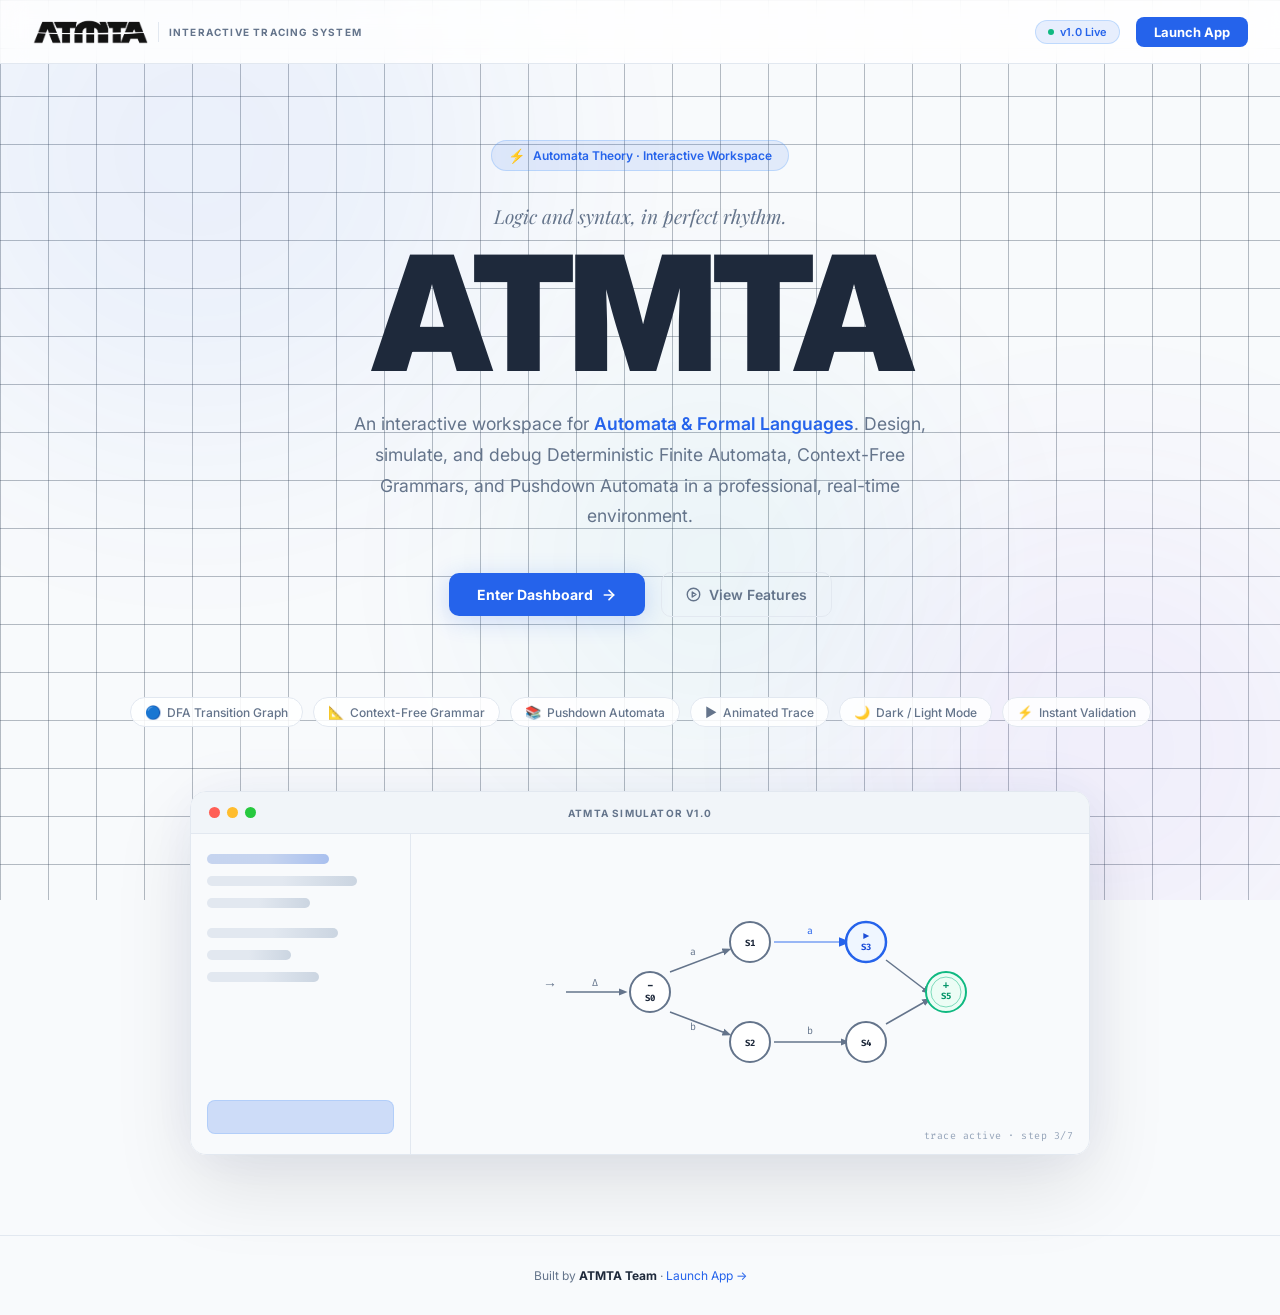
<file: index.html>
<!DOCTYPE html>
<html lang="en">

<head>
    <meta charset="UTF-8">
    <meta name="viewport" content="width=device-width, initial-scale=1.0">
    <title>ATMTA - Interactive Tracing System</title>
    <meta name="description" content="An interactive workspace for Automata & Formal Languages. Design, simulate, and debug DFAs, CFGs, and PDAs in real-time.">
    <link href="https://fonts.googleapis.com/css2?family=Inter:wght@300;400;500;600;700;800;900&family=Fira+Code:wght@400;500&family=Playfair+Display:ital@1&display=swap" rel="stylesheet">

    <style>
        *, *::before, *::after { box-sizing: border-box; margin: 0; padding: 0; }

:root {
            --bg: #f8fafc;
            --bg2: #ffffff;
            --border: #e2e8f0;
            --accent: #2563eb;
            --accent2: #2563eb;
            --accent-glow: rgba(37, 99, 235, 0.2);
            --text: #1e293b;
            --muted: #64748b;
            --green: #10b981;
            --card-bg: rgba(255, 255, 255, 0.85);
        }

        html { scroll-behavior: smooth; }

        body {
            font-family: 'Inter', sans-serif;
            background-color: var(--bg);
            color: var(--text);
            min-height: 100vh;
            overflow-x: hidden;
            display: flex;
            flex-direction: column;
        }

        /* ─── Animated grid background ─── */
        .bg-grid {
            position: fixed;
            inset: 0;
            z-index: 0;
            background-image:
                linear-gradient(to right, rgba(51, 65, 85, 0.35) 1px, transparent 1px),
                linear-gradient(to bottom, rgba(51, 65, 85, 0.35) 1px, transparent 1px);
            background-size: 48px 48px;
            pointer-events: none;
        }

        /* ─── Radial glow blobs ─── */
        .bg-blobs {
            position: fixed;
            inset: 0;
            z-index: 0;
            pointer-events: none;
            overflow: hidden;
        }
        .blob {
            position: absolute;
            border-radius: 50%;
            filter: blur(120px);
            opacity: 0.06;
            animation: blobDrift 18s ease-in-out infinite alternate;
        }
        .blob-1 { width: 600px; height: 600px; background: #2563eb; top: -150px; left: -100px; animation-delay: 0s; }
        .blob-2 { width: 500px; height: 500px; background: #7c3aed; bottom: -100px; right: -80px; animation-delay: -6s; }
        .blob-3 { width: 400px; height: 400px; background: #0891b2; top: 40%; left: 40%; animation-delay: -12s; }

        @keyframes blobDrift {
            0%   { transform: translate(0, 0) scale(1); }
            50%  { transform: translate(40px, -30px) scale(1.08); }
            100% { transform: translate(-20px, 50px) scale(0.95); }
        }

        /* ─── Navbar ─── */
        nav {
            position: fixed;
            top: 0; left: 0; right: 0;
            z-index: 100;
            display: flex;
            align-items: center;
            justify-content: space-between;
            padding: 0 2rem;
            height: 64px;
            background: rgba(255, 255, 255, 0.85);
            backdrop-filter: blur(12px);
            border-bottom: 1px solid var(--border);
            animation: slideDown 0.6s cubic-bezier(0.16, 1, 0.3, 1) both;
        }

        @keyframes slideDown {
            from { transform: translateY(-100%); opacity: 0; }
            to   { transform: translateY(0);    opacity: 1; }
        }

        .nav-logo {
            display: flex;
            align-items: center;
            gap: 10px;
            text-decoration: none;
        }
        .nav-logo img { height: 28px; width: auto; object-fit: contain; }
        .nav-logo-divider { width: 1px; height: 20px; background: var(--border); }
        .nav-logo-text {
            font-size: 10px;
            font-weight: 700;
            letter-spacing: 0.12em;
            text-transform: uppercase;
            color: var(--muted);
        }

        .nav-right { display: flex; align-items: center; gap: 1rem; }
        .nav-badge {
            display: flex;
            align-items: center;
            gap: 6px;
            padding: 4px 12px;
            border-radius: 99px;
            border: 1px solid rgba(96, 165, 250, 0.3);
            background: rgba(37, 99, 235, 0.1);
            font-size: 11px;
            font-weight: 600;
            color: var(--accent2);
        }
        .nav-badge-dot {
            width: 6px; height: 6px;
            border-radius: 50%;
            background: var(--green);
            animation: pulse 2s infinite;
        }
        @keyframes pulse {
            0%, 100% { opacity: 1; transform: scale(1); }
            50%       { opacity: 0.5; transform: scale(1.4); }
        }

        .nav-cta {
            padding: 7px 18px;
            border-radius: 8px;
            background: var(--accent);
            color: #fff;
            font-size: 13px;
            font-weight: 700;
            text-decoration: none;
            transition: background 0.2s, transform 0.15s, box-shadow 0.2s;
            box-shadow: 0 0 0 0 var(--accent-glow);
        }
        .nav-cta:hover {
            background: #1d4ed8;
            transform: translateY(-1px);
            box-shadow: 0 8px 24px var(--accent-glow);
        }

        /* ─── Hero ─── */
        main {
            position: relative;
            z-index: 1;
            flex: 1;
            display: flex;
            flex-direction: column;
            align-items: center;
            padding: 140px 24px 80px;
        }

        .hero-eyebrow {
            display: inline-flex;
            align-items: center;
            gap: 8px;
            padding: 6px 16px;
            border-radius: 99px;
            border: 1px solid rgba(96, 165, 250, 0.3);
            background: rgba(37, 99, 235, 0.1);
            font-size: 12px;
            font-weight: 600;
            color: var(--accent2);
            margin-bottom: 2rem;
            opacity: 0;
            animation: fadeUp 0.7s 0.3s cubic-bezier(0.16, 1, 0.3, 1) forwards;
        }
        .hero-eyebrow-icon { font-size: 14px; }

        .hero-italic {
            font-family: 'Playfair Display', serif;
            font-style: italic;
            font-size: clamp(1rem, 2vw, 1.2rem);
            color: var(--muted);
            margin-bottom: 0.75rem;
            opacity: 0;
            animation: fadeUp 0.7s 0.5s cubic-bezier(0.16, 1, 0.3, 1) forwards;
        }

        .hero-title {
            font-size: clamp(5rem, 14vw, 10rem);
            font-weight: 900;
            letter-spacing: -0.04em;
            line-height: 0.9;
            color: #1e293b;
            text-align: center;
            margin-bottom: 1.5rem;
            opacity: 0;
            animation: fadeUp 0.8s 0.6s cubic-bezier(0.16, 1, 0.3, 1) forwards;
        }

        .hero-sub {
            font-size: clamp(0.9rem, 1.8vw, 1.1rem);
            color: var(--muted);
            max-width: 580px;
            text-align: center;
            line-height: 1.75;
            margin-bottom: 2.5rem;
            opacity: 0;
            animation: fadeUp 0.7s 0.8s cubic-bezier(0.16, 1, 0.3, 1) forwards;
        }
        .hero-sub strong { color: var(--accent2); font-weight: 600; }

        .hero-actions {
            display: flex;
            align-items: center;
            gap: 1rem;
            margin-bottom: 5rem;
            opacity: 0;
            animation: fadeUp 0.7s 1s cubic-bezier(0.16, 1, 0.3, 1) forwards;
        }

        .btn-primary {
            display: inline-flex;
            align-items: center;
            gap: 8px;
            padding: 13px 28px;
            border-radius: 10px;
            background: var(--accent);
            color: #fff;
            font-size: 14px;
            font-weight: 700;
            text-decoration: none;
            transition: all 0.2s;
            box-shadow: 0 4px 24px var(--accent-glow);
        }
        .btn-primary:hover {
            background: #1d4ed8;
            transform: translateY(-2px);
            box-shadow: 0 12px 32px var(--accent-glow);
        }
        .btn-primary svg { transition: transform 0.2s; }
        .btn-primary:hover svg { transform: translateX(3px); }

        .btn-secondary {
            display: inline-flex;
            align-items: center;
            gap: 8px;
            padding: 13px 24px;
            border-radius: 10px;
            border: 1px solid var(--border);
            color: var(--muted);
            font-size: 14px;
            font-weight: 600;
            text-decoration: none;
            transition: all 0.2s;
        }
        .btn-secondary:hover {
            border-color: var(--accent2);
            color: var(--accent2);
            background: rgba(96, 165, 250, 0.07);
        }

        /* ─── Feature chips ─── */
        .feature-chips {
            display: flex;
            flex-wrap: wrap;
            gap: 10px;
            justify-content: center;
            margin-bottom: 4rem;
            opacity: 0;
            animation: fadeUp 0.7s 1.1s cubic-bezier(0.16, 1, 0.3, 1) forwards;
        }
        .chip {
            display: flex;
            align-items: center;
            gap: 6px;
            padding: 6px 14px;
            border-radius: 99px;
            border: 1px solid var(--border);
            background: var(--card-bg);
            font-size: 12px;
            font-weight: 500;
            color: var(--muted);
            backdrop-filter: blur(8px);
        }
        .chip-icon { font-size: 13px; }

        /* ─── Mockup Window ─── */
        .mockup-wrap {
            width: 100%;
            max-width: 900px;
            opacity: 0;
            animation: fadeUp 0.9s 1.2s cubic-bezier(0.16, 1, 0.3, 1) forwards;
        }

        .mockup-window {
            background: var(--card-bg);
            backdrop-filter: blur(12px);
            border-radius: 16px;
            border: 1px solid var(--border);
            overflow: hidden;
            box-shadow:
                0 0 0 1px rgba(0,0,0,0.04) inset,
                0 32px 80px rgba(0,0,0,0.1),
                0 0 60px rgba(37,99,235,0.05);
        }

        .mockup-header {
            background: #f1f5f9;
            height: 42px;
            display: flex;
            align-items: center;
            padding: 0 18px;
            border-bottom: 1px solid var(--border);
            position: relative;
        }
        .mockup-dots { display: flex; gap: 7px; }
        .mockup-dot { width: 11px; height: 11px; border-radius: 50%; }
        .dot-red    { background: #ff5f56; }
        .dot-yellow { background: #ffbd2e; }
        .dot-green  { background: #27c93f; }
        .mockup-title {
            position: absolute;
            left: 50%;
            transform: translateX(-50%);
            font-size: 10px;
            font-weight: 700;
            letter-spacing: 0.12em;
            color: var(--muted);
            text-transform: uppercase;
        }

        .mockup-body {
            display: flex;
            height: 320px;
            background: #f8fafc;
        }

        .mockup-sidebar {
            width: 220px;
            border-right: 1px solid var(--border);
            padding: 20px 16px;
            display: flex;
            flex-direction: column;
            gap: 12px;
            flex-shrink: 0;
        }
        .mock-bar {
            height: 10px;
            border-radius: 6px;
            background: var(--border);
            animation: shimmer 2.5s infinite linear;
            background-size: 200% 100%;
            background-image: linear-gradient(90deg, #e2e8f0 25%, #cbd5e1 50%, #e2e8f0 75%);
        }
        .mock-bar.accent { background-image: linear-gradient(90deg, rgba(37,99,235,0.15) 25%, rgba(37,99,235,0.3) 50%, rgba(37,99,235,0.15) 75%); }
        @keyframes shimmer {
            0%   { background-position: 200% 0; }
            100% { background-position: -200% 0; }
        }
        .mock-btn {
            height: 34px;
            border-radius: 8px;
            background: rgba(37,99,235,0.2);
            border: 1px solid rgba(96,165,250,0.25);
            margin-top: auto;
        }

        .mockup-canvas {
            flex: 1;
            display: flex;
            align-items: center;
            justify-content: center;
            position: relative;
            overflow: hidden;
        }

        /* Animated DFA inside mockup */
        .mini-dfa { position: relative; }
        .mini-dfa svg { overflow: visible; }
        .dfa-node-circle {
            transition: all 0.4s;
        }
        @keyframes nodeGlow {
            0%, 100% { filter: drop-shadow(0 0 0px #2563eb); }
            50%       { filter: drop-shadow(0 0 12px #2563eb); }
        }
        .node-active { animation: nodeGlow 1.5s ease-in-out infinite; }

        /* ─── Animations ─── */
        @keyframes fadeUp {
            from { opacity: 0; transform: translateY(28px); }
            to   { opacity: 1; transform: translateY(0); }
        }

        /* ─── Footer ─── */
        footer {
            position: relative;
            z-index: 1;
            text-align: center;
            padding: 2rem;
            font-size: 12px;
            color: var(--muted);
            border-top: 1px solid var(--border);
        }
        footer a { color: var(--accent2); text-decoration: none; }
        footer a:hover { text-decoration: underline; }

        @media (max-width: 600px) {
            .mockup-sidebar { display: none; }
            .hero-actions { flex-direction: column; }
        }
    </style>
</head>

<body>
    <div class="bg-grid"></div>
    <div class="bg-blobs">
        <div class="blob blob-1"></div>
        <div class="blob blob-2"></div>
        <div class="blob blob-3"></div>
    </div>

    <!-- Navbar -->
    <nav>
        <a href="#" class="nav-logo">
            <img src="logo_atmt.png" alt="ATMTA Logo">
            <div class="nav-logo-divider"></div>
            <span class="nav-logo-text">Interactive Tracing System</span>
        </a>
        <div class="nav-right">
            <div class="nav-badge">
                <span class="nav-badge-dot"></span>
                v1.0 Live
            </div>
            <a href="DFA_Tester.html" class="nav-cta">Launch App</a>
        </div>
    </nav>

    <!-- Hero -->
    <main>
        <div class="hero-eyebrow">
            <span class="hero-eyebrow-icon">⚡</span>
            Automata Theory · Interactive Workspace
        </div>

        <p class="hero-italic">Logic and syntax, in perfect rhythm.</p>

        <h1 class="hero-title">ATMTA</h1>

        <p class="hero-sub">
            An interactive workspace for <strong>Automata &amp; Formal Languages</strong>.
            Design, simulate, and debug Deterministic Finite Automata,
            Context-Free Grammars, and Pushdown Automata in a professional, real-time environment.
        </p>

        <div class="hero-actions">
            <a href="DFA_Tester.html" class="btn-primary">
                Enter Dashboard
                <svg width="16" height="16" viewBox="0 0 24 24" fill="none" stroke="currentColor" stroke-width="2.5" stroke-linecap="round" stroke-linejoin="round">
                    <line x1="5" y1="12" x2="19" y2="12"></line>
                    <polyline points="12 5 19 12 12 19"></polyline>
                </svg>
            </a>
            <a href="#features" class="btn-secondary">
                <svg width="15" height="15" viewBox="0 0 24 24" fill="none" stroke="currentColor" stroke-width="2.2" stroke-linecap="round" stroke-linejoin="round">
                    <circle cx="12" cy="12" r="10"/><polygon points="10 8 16 12 10 16 10 8"/>
                </svg>
                View Features
            </a>
        </div>

        <!-- Feature chips -->
        <div class="feature-chips" id="features">
            <div class="chip"><span class="chip-icon">🔵</span> DFA Transition Graph</div>
            <div class="chip"><span class="chip-icon">📐</span> Context-Free Grammar</div>
            <div class="chip"><span class="chip-icon">📚</span> Pushdown Automata</div>
            <div class="chip"><span class="chip-icon">▶</span> Animated Trace</div>
            <div class="chip"><span class="chip-icon">🌙</span> Dark / Light Mode</div>
            <div class="chip"><span class="chip-icon">⚡</span> Instant Validation</div>
        </div>

        <!-- Mockup -->
        <div class="mockup-wrap">
            <div class="mockup-window">
                <div class="mockup-header">
                    <div class="mockup-dots">
                        <div class="mockup-dot dot-red"></div>
                        <div class="mockup-dot dot-yellow"></div>
                        <div class="mockup-dot dot-green"></div>
                    </div>
                    <div class="mockup-title">ATMTA Simulator v1.0</div>
                </div>
                <div class="mockup-body">
                    <!-- Sidebar skeleton -->
                    <div class="mockup-sidebar">
                        <div class="mock-bar accent" style="width:65%"></div>
                        <div class="mock-bar" style="width:80%"></div>
                        <div class="mock-bar" style="width:55%"></div>
                        <div class="mock-bar" style="width:70%; margin-top:8px"></div>
                        <div class="mock-bar" style="width:45%"></div>
                        <div class="mock-bar" style="width:60%"></div>
                        <div class="mock-btn"></div>
                    </div>
                    <!-- Canvas area -->
                    <div class="mockup-canvas">
                        <div class="mini-dfa">
                            <svg width="480" height="220" viewBox="0 0 480 220">
                                <defs>
                                    <marker id="arr" viewBox="0 0 10 10" refX="6" refY="5" markerWidth="6" markerHeight="6" orient="auto-start-reverse">
                                        <path d="M 0 1 L 10 5 L 0 9 z" fill="#64748b"/>
                                    </marker>
                                    <marker id="arr-active" viewBox="0 0 10 10" refX="6" refY="5" markerWidth="6" markerHeight="6" orient="auto-start-reverse">
                                        <path d="M 0 1 L 10 5 L 0 9 z" fill="#2563eb"/>
                                    </marker>
                                </defs>

                                <!-- Edges -->
                                <line x1="56" y1="110" x2="114" y2="110" stroke="#64748b" stroke-width="1.5" marker-end="url(#arr)"/>
                                <text x="85" y="104" fill="#64748b" font-size="10" text-anchor="middle" font-family="Fira Code, monospace">Δ</text>

                                <line x1="160" y1="90" x2="218" y2="68" stroke="#64748b" stroke-width="1.5" marker-end="url(#arr)"/>
                                <text x="183" y="73" fill="#64748b" font-size="10" text-anchor="middle" font-family="Fira Code, monospace">a</text>

                                <line x1="160" y1="130" x2="218" y2="152" stroke="#64748b" stroke-width="1.5" marker-end="url(#arr)"/>
                                <text x="183" y="148" fill="#64748b" font-size="10" text-anchor="middle" font-family="Fira Code, monospace">b</text>

                                <!-- Active edge - animated -->
                                <line x1="264" y1="60" x2="336" y2="60" stroke="#2563eb" stroke-width="2" marker-end="url(#arr-active)" id="active-edge">
                                    <animate attributeName="stroke-opacity" values="0.3;1;0.3" dur="1.8s" repeatCount="indefinite"/>
                                </line>
                                <text x="300" y="52" fill="#2563eb" font-size="10" text-anchor="middle" font-family="Fira Code, monospace">a</text>

                                <line x1="264" y1="160" x2="336" y2="160" stroke="#64748b" stroke-width="1.5" marker-end="url(#arr)"/>
                                <text x="300" y="152" fill="#64748b" font-size="10" text-anchor="middle" font-family="Fira Code, monospace">b</text>

                                <line x1="376" y1="78" x2="418" y2="110" stroke="#64748b" stroke-width="1.5" marker-end="url(#arr)"/>
                                <line x1="376" y1="142" x2="418" y2="118" stroke="#64748b" stroke-width="1.5" marker-end="url(#arr)"/>

                                <!-- Nodes -->
                                <!-- S0 - start -->
                                <text x="40" y="107" fill="#64748b" font-size="14" font-weight="bold" text-anchor="middle" font-family="sans-serif">→</text>
                                <circle cx="140" cy="110" r="20" fill="#ffffff" stroke="#64748b" stroke-width="2"/>
                                <text x="140" y="107" fill="#1e293b" font-size="11" font-weight="bold" text-anchor="middle" font-family="Fira Code, monospace">−</text>
                                <text x="140" y="119" fill="#1e293b" font-size="9" font-weight="bold" text-anchor="middle" font-family="Fira Code, monospace">S0</text>

                                <!-- S1 -->
                                <circle cx="240" cy="60" r="20" fill="#ffffff" stroke="#64748b" stroke-width="2"/>
                                <text x="240" y="64" fill="#1e293b" font-size="9" font-weight="bold" text-anchor="middle" font-family="Fira Code, monospace">S1</text>

                                <!-- S2 -->
                                <circle cx="240" cy="160" r="20" fill="#ffffff" stroke="#64748b" stroke-width="2"/>
                                <text x="240" y="164" fill="#1e293b" font-size="9" font-weight="bold" text-anchor="middle" font-family="Fira Code, monospace">S2</text>

                                <!-- S3 - active (highlighted) -->
                                <circle class="dfa-node-circle node-active" cx="356" cy="60" r="20" fill="#eff6ff" stroke="#2563eb" stroke-width="2.5"/>
                                <text x="356" y="57" fill="#1d4ed8" font-size="11" font-weight="bold" text-anchor="middle" font-family="Fira Code, monospace">▶</text>
                                <text x="356" y="68" fill="#1d4ed8" font-size="9" font-weight="bold" text-anchor="middle" font-family="Fira Code, monospace">S3</text>

                                <!-- S4 -->
                                <circle cx="356" cy="160" r="20" fill="#ffffff" stroke="#64748b" stroke-width="2"/>
                                <text x="356" y="164" fill="#1e293b" font-size="9" font-weight="bold" text-anchor="middle" font-family="Fira Code, monospace">S4</text>

                                <!-- S5 - accept (double ring) -->
                                <circle cx="436" cy="110" r="20" fill="#ecfdf5" stroke="#10b981" stroke-width="2"/>
                                <circle cx="436" cy="110" r="15" fill="none" stroke="#10b981" stroke-width="1" opacity="0.5"/>
                                <text x="436" y="107" fill="#059669" font-size="11" font-weight="bold" text-anchor="middle" font-family="sans-serif">+</text>
                                <text x="436" y="117" fill="#059669" font-size="9" font-weight="bold" text-anchor="middle" font-family="Fira Code, monospace">S5</text>
                            </svg>
                        </div>

                        <!-- Subtle overlay text -->
                        <div style="position:absolute; bottom:12px; right:16px; font-size:10px; color:#94a3b8; font-family:'Fira Code', monospace; letter-spacing:0.05em;">
                            trace active · step 3/7
                        </div>
                    </div>
                </div>
            </div>
        </div>
    </main>

    <!-- Footer -->
    <footer>
        <p>Built by <strong style="color:var(--text)">ATMTA Team</strong> · <a href="DFA_Tester.html">Launch App →</a></p>
    </footer>
</body>
</html>
</file>
